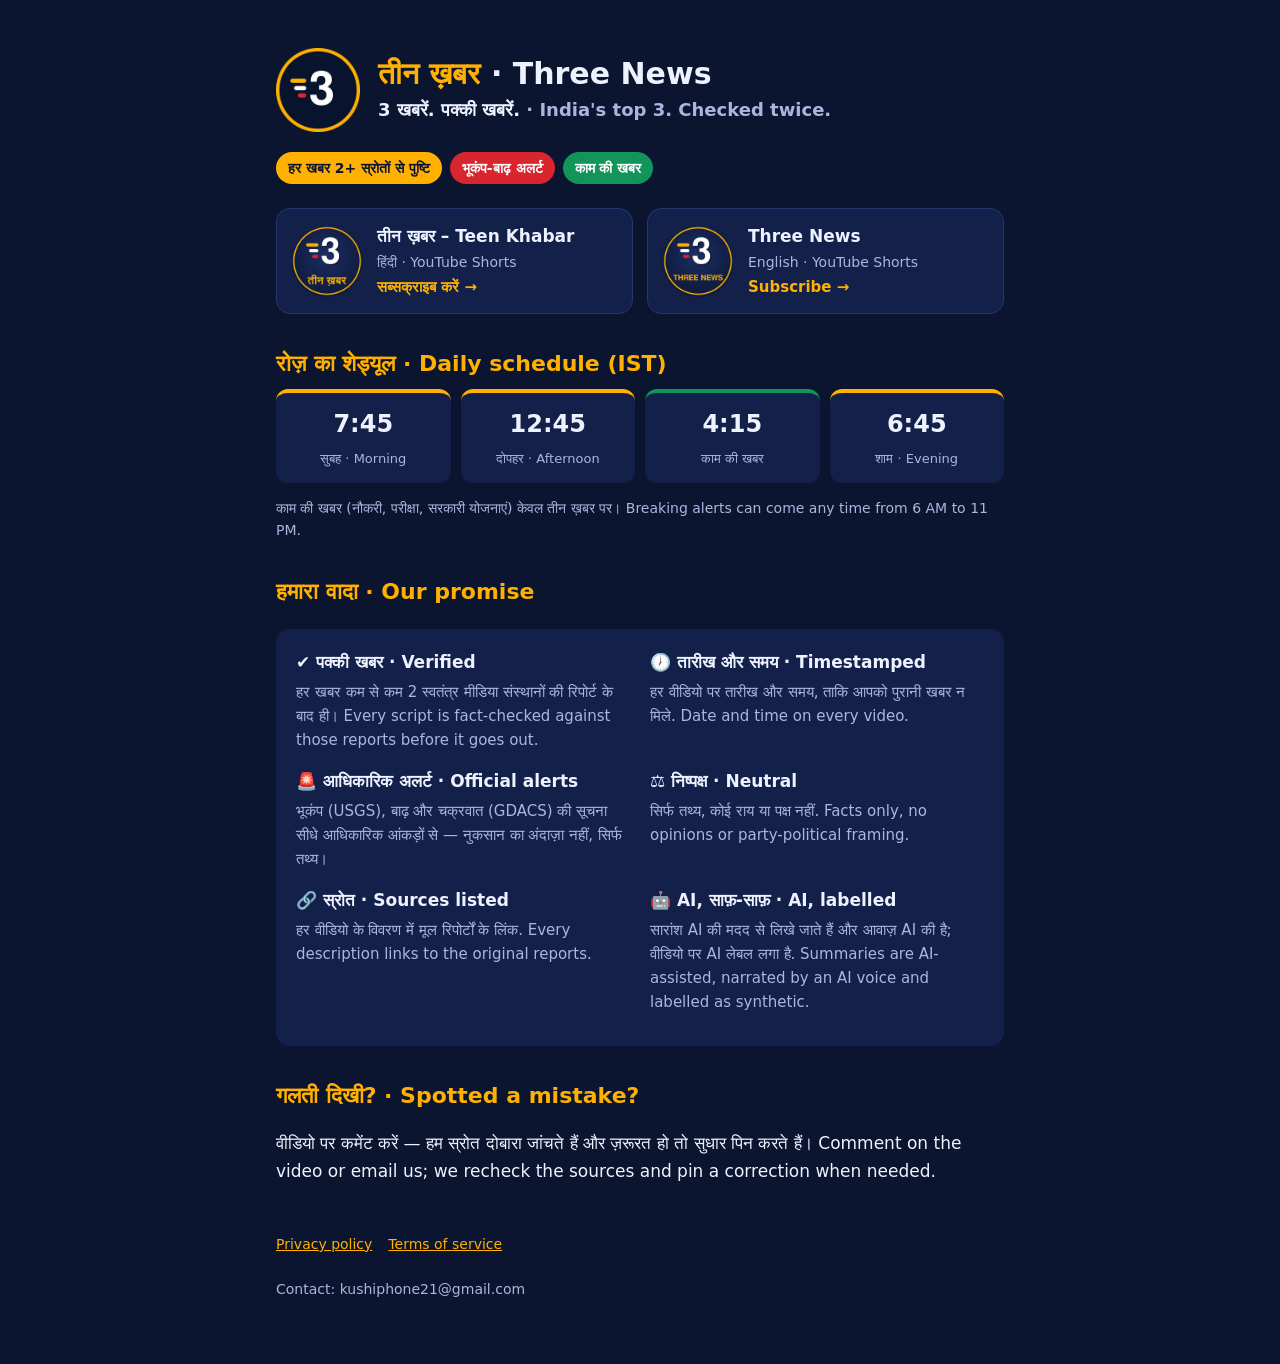
<file: index.html>
<!doctype html><html lang="hi"><head><meta charset="utf-8"><meta name="viewport" content="width=device-width,initial-scale=1">
<title>तीन ख़बर · Three News — India's top 3 news, verified</title>
<meta name="description" content="भारत की 3 सबसे बड़ी खबरें, एक मिनट से कम में — हर खबर 2+ स्रोतों से पुष्टि के बाद। India's top 3 stories in under a minute, in Hindi and English.">
<meta property="og:title" content="तीन ख़बर · Three News"><meta property="og:description" content="3 खबरें. पक्की खबरें. · India's top 3. Checked twice.">
<meta property="og:image" content="https://kushiphone21-stack.github.io/img/og.png"><meta name="theme-color" content="#0b1530">
<link rel="icon" href="favicon.png"><link rel="stylesheet" href="style.css"></head><body><main>

<header class="hero">
  <img class="mark" src="img/mark.png" alt="" width="96" height="96">
  <div>
    <h1><span class="amber">तीन ख़बर</span> · Three News</h1>
    <p class="tagline">3 खबरें. पक्की खबरें. <span class="muted">· India's top 3. Checked twice.</span></p>
  </div>
</header>

<div class="pills"><span class="pill amber-bg">हर खबर 2+ स्रोतों से पुष्टि</span><span class="pill red-bg">भूकंप-बाढ़ अलर्ट</span><span class="pill green-bg">काम की खबर</span></div>

<section class="channels">
  <a class="channel" href="https://www.youtube.com/channel/UCTXgDqoh0tWO9N14hvLjaSw?sub_confirmation=1">
    <img src="img/teen-khabar.png" alt="तीन ख़बर logo" width="96" height="96">
    <div><strong>तीन ख़बर – Teen Khabar</strong><span class="muted">हिंदी · YouTube Shorts</span><span class="cta">सब्सक्राइब करें →</span></div>
  </a>
  <a class="channel" href="https://www.youtube.com/channel/UCe7V9ngnP8prtD0ChxnkqfQ?sub_confirmation=1">
    <img src="img/three-news.png" alt="Three News logo" width="96" height="96">
    <div><strong>Three News</strong><span class="muted">English · YouTube Shorts</span><span class="cta">Subscribe →</span></div>
  </a>
</section>

<h2>रोज़ का शेड्यूल · Daily schedule (IST)</h2>
<div class="schedule">
  <div><b>7:45</b><span>सुबह · Morning</span></div>
  <div><b>12:45</b><span>दोपहर · Afternoon</span></div>
  <div class="green"><b>4:15</b><span>काम की खबर</span></div>
  <div><b>6:45</b><span>शाम · Evening</span></div>
</div>
<p class="muted small">काम की खबर (नौकरी, परीक्षा, सरकारी योजनाएं) केवल तीन ख़बर पर। Breaking alerts can come any time from 6 AM to 11 PM.</p>

<h2>हमारा वादा · Our promise</h2>
<div class="card promise">
  <div><b>✔ पक्की खबर · Verified</b><p>हर खबर कम से कम 2 स्वतंत्र मीडिया संस्थानों की रिपोर्ट के बाद ही। Every script is fact-checked against those reports before it goes out.</p></div>
  <div><b>🕖 तारीख और समय · Timestamped</b><p>हर वीडियो पर तारीख और समय, ताकि आपको पुरानी खबर न मिले. Date and time on every video.</p></div>
  <div><b>🚨 आधिकारिक अलर्ट · Official alerts</b><p>भूकंप (USGS), बाढ़ और चक्रवात (GDACS) की सूचना सीधे आधिकारिक आंकड़ों से — नुकसान का अंदाज़ा नहीं, सिर्फ तथ्य।</p></div>
  <div><b>⚖️ निष्पक्ष · Neutral</b><p>सिर्फ तथ्य, कोई राय या पक्ष नहीं. Facts only, no opinions or party-political framing.</p></div>
  <div><b>🔗 स्रोत · Sources listed</b><p>हर वीडियो के विवरण में मूल रिपोर्टों के लिंक. Every description links to the original reports.</p></div>
  <div><b>🤖 AI, साफ़-साफ़ · AI, labelled</b><p>सारांश AI की मदद से लिखे जाते हैं और आवाज़ AI की है; वीडियो पर AI लेबल लगा है. Summaries are AI-assisted, narrated by an AI voice and labelled as synthetic.</p></div>
</div>

<h2>गलती दिखी? · Spotted a mistake?</h2>
<p>वीडियो पर कमेंट करें — हम स्रोत दोबारा जांचते हैं और ज़रूरत हो तो सुधार पिन करते हैं। Comment on the video or email us; we recheck the sources and pin a correction when needed.</p>

<footer><a href="privacy.html">Privacy policy</a><a href="terms.html">Terms of service</a><br><br>Contact: kushiphone21@gmail.com</footer>
</main></body></html>
</file>
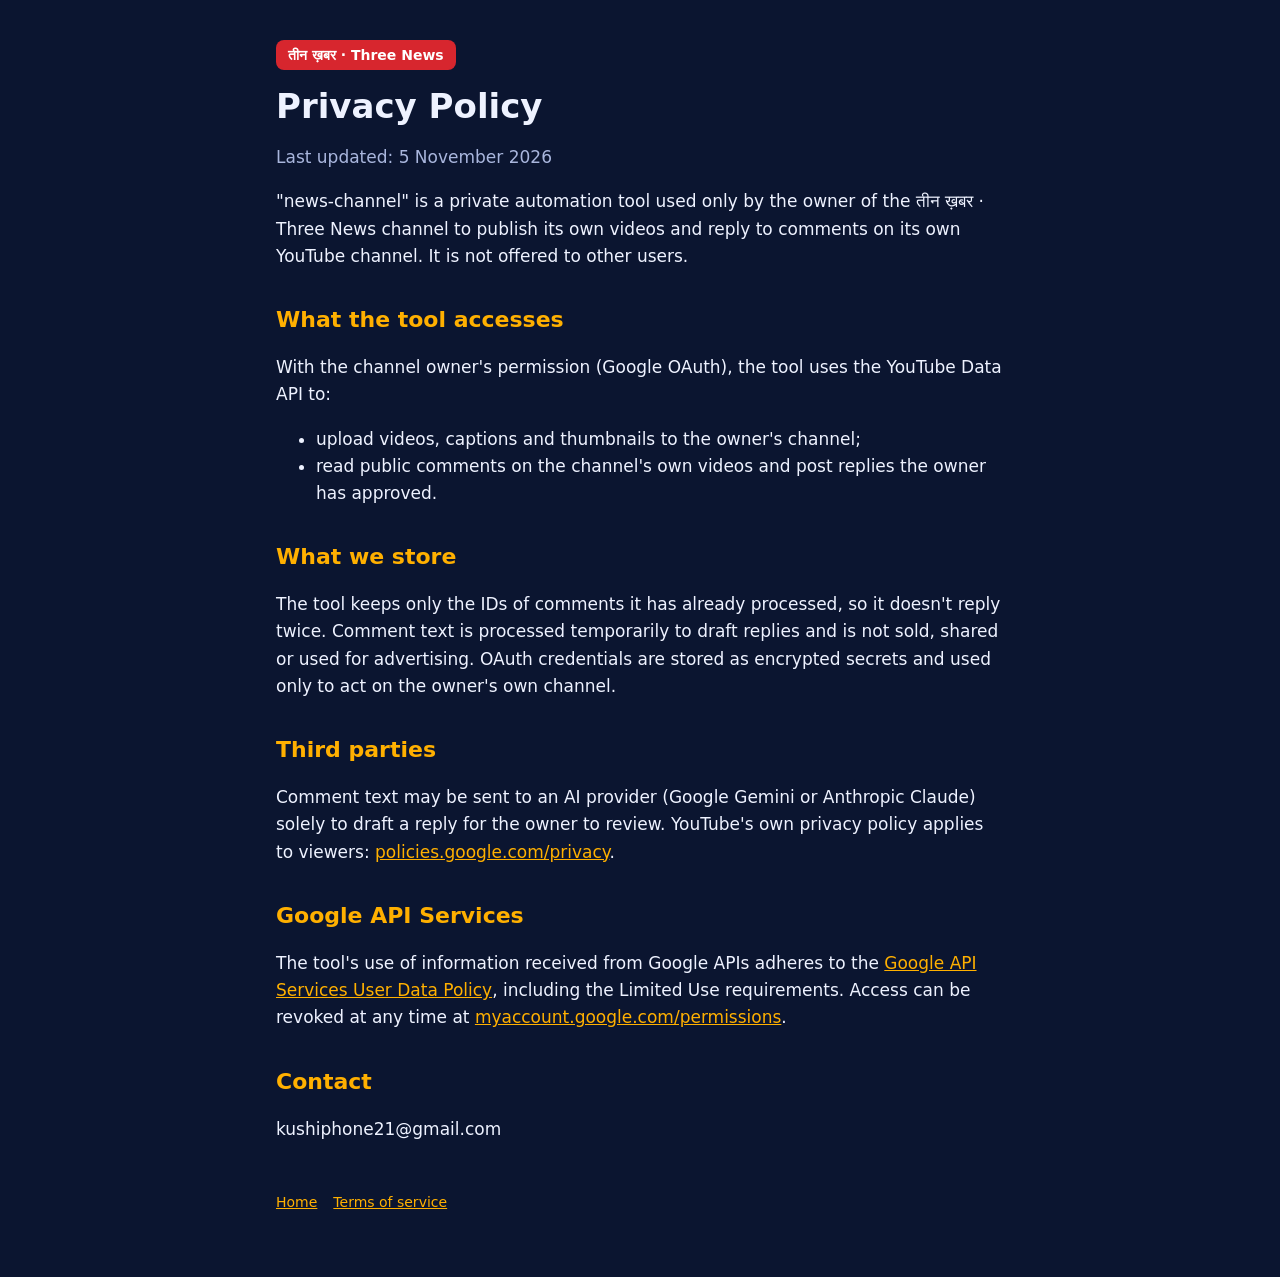
<file: privacy.html>
<!doctype html><html lang="en"><head><meta charset="utf-8"><meta name="viewport" content="width=device-width,initial-scale=1">
<title>Privacy Policy · तीन ख़बर · Three News</title><link rel="stylesheet" href="style.css"></head><body><main>
<span class="tag">तीन ख़बर · Three News</span>
<h1>Privacy Policy</h1><p class="muted">Last updated: 5 November 2026</p>
<p>"news-channel" is a private automation tool used only by the owner of the तीन ख़बर · Three News channel to publish its own videos and reply to comments on its own YouTube channel. It is not offered to other users.</p>
<h2>What the tool accesses</h2>
<p>With the channel owner's permission (Google OAuth), the tool uses the YouTube Data API to:</p>
<ul><li>upload videos, captions and thumbnails to the owner's channel;</li>
<li>read public comments on the channel's own videos and post replies the owner has approved.</li></ul>
<h2>What we store</h2>
<p>The tool keeps only the IDs of comments it has already processed, so it doesn't reply twice. Comment text is processed temporarily to draft replies and is not sold, shared or used for advertising. OAuth credentials are stored as encrypted secrets and used only to act on the owner's own channel.</p>
<h2>Third parties</h2>
<p>Comment text may be sent to an AI provider (Google Gemini or Anthropic Claude) solely to draft a reply for the owner to review. YouTube's own privacy policy applies to viewers: <a href="https://policies.google.com/privacy">policies.google.com/privacy</a>.</p>
<h2>Google API Services</h2>
<p>The tool's use of information received from Google APIs adheres to the <a href="https://developers.google.com/terms/api-services-user-data-policy">Google API Services User Data Policy</a>, including the Limited Use requirements. Access can be revoked at any time at <a href="https://myaccount.google.com/permissions">myaccount.google.com/permissions</a>.</p>
<h2>Contact</h2><p>kushiphone21@gmail.com</p>
<footer><a href="index.html">Home</a><a href="terms.html">Terms of service</a></footer>
</main></body></html>
</file>
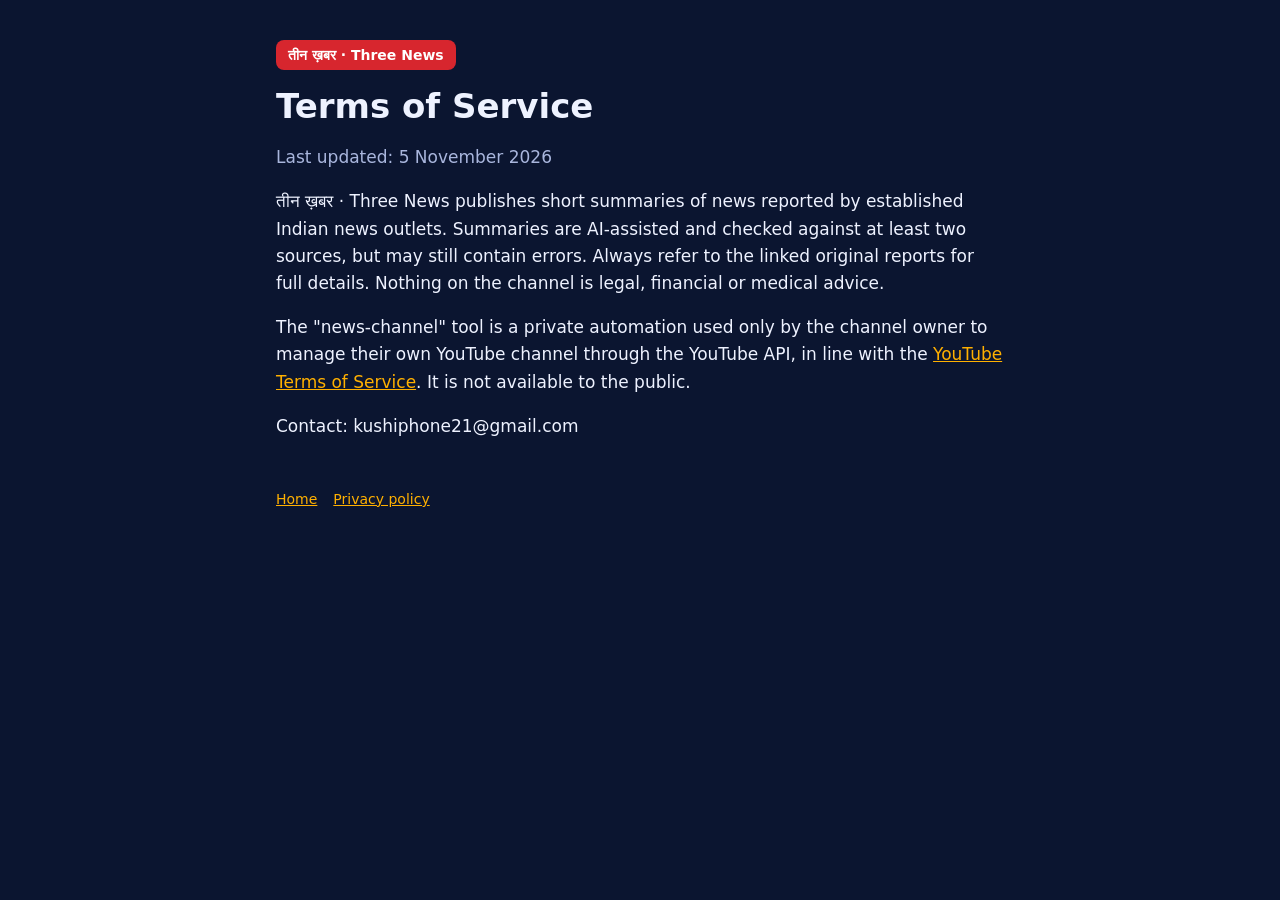
<file: terms.html>
<!doctype html><html lang="en"><head><meta charset="utf-8"><meta name="viewport" content="width=device-width,initial-scale=1">
<title>Terms of Service · तीन ख़बर · Three News</title><link rel="stylesheet" href="style.css"></head><body><main>
<span class="tag">तीन ख़बर · Three News</span>
<h1>Terms of Service</h1><p class="muted">Last updated: 5 November 2026</p>
<p>तीन ख़बर · Three News publishes short summaries of news reported by established Indian news outlets. Summaries are AI-assisted and checked against at least two sources, but may still contain errors. Always refer to the linked original reports for full details. Nothing on the channel is legal, financial or medical advice.</p>
<p>The "news-channel" tool is a private automation used only by the channel owner to manage their own YouTube channel through the YouTube API, in line with the <a href="https://www.youtube.com/t/terms">YouTube Terms of Service</a>. It is not available to the public.</p>
<p>Contact: kushiphone21@gmail.com</p>
<footer><a href="index.html">Home</a><a href="privacy.html">Privacy policy</a></footer>
</main></body></html>
</file>
<file: style.css>
:root{--bg:#0b1530;--card:#13214a;--text:#eef2ff;--muted:#a9b6dd;--accent:#ffb000;--red:#d7262e}
*{box-sizing:border-box}body{margin:0;background:var(--bg);color:var(--text);font:17px/1.6 system-ui,-apple-system,"Segoe UI",Roboto,"Noto Sans Devanagari",sans-serif}
main{max-width:760px;margin:0 auto;padding:40px 16px 64px}
.tag{display:inline-block;background:var(--red);color:#fff;font-weight:700;padding:4px 12px;border-radius:8px;font-size:14px}
h1{font-size:34px;line-height:1.2;margin:16px 0 8px}h2{font-size:22px;margin:32px 0 8px;color:var(--accent)}
p,li{color:var(--text)}.muted{color:var(--muted)}a{color:var(--accent)}
.card{background:var(--card);border-radius:14px;padding:20px;margin:20px 0}
footer{margin-top:48px;font-size:14px;color:var(--muted)}footer a{margin-right:16px}
/* brand v2 */
:root{--green:#12955a}
.amber{color:var(--accent)}.small{font-size:14px}
.hero{display:flex;gap:18px;align-items:center;margin-top:8px}.hero .mark{width:84px;height:84px;flex:none}
.hero h1{margin:0;font-size:30px}.tagline{margin:4px 0 0;font-weight:700;font-size:18px}
.pills{display:flex;flex-wrap:wrap;gap:8px;margin:20px 0 8px}
.pill{font-weight:700;font-size:14px;padding:5px 12px;border-radius:999px;color:#fff}
.amber-bg{background:var(--accent);color:var(--bg)}.red-bg{background:var(--red)}.green-bg{background:var(--green)}
.channels{display:grid;grid-template-columns:repeat(auto-fit,minmax(260px,1fr));gap:14px;margin:24px 0}
.channel{display:flex;gap:14px;align-items:center;background:var(--card);border-radius:14px;padding:14px;text-decoration:none;color:var(--text);border:1px solid #23376e}
.channel:hover{border-color:var(--accent)}.channel img{width:72px;height:72px;border-radius:50%;flex:none}
.channel div{display:flex;flex-direction:column}.channel .muted{font-size:14px}.cta{color:var(--accent);font-weight:700;font-size:15px;margin-top:2px}
.schedule{display:grid;grid-template-columns:repeat(4,1fr);gap:10px}
.schedule div{background:var(--card);border-radius:12px;padding:12px;text-align:center;border-top:4px solid var(--accent)}
.schedule div.green{border-top-color:var(--green)}.schedule b{display:block;font-size:24px}.schedule span{font-size:13px;color:var(--muted)}
.promise{display:grid;grid-template-columns:repeat(auto-fit,minmax(220px,1fr));gap:4px 20px}.promise p{margin:4px 0 12px;font-size:15px;color:var(--muted)}
@media (max-width:480px){.schedule{grid-template-columns:repeat(2,1fr)}.hero h1{font-size:24px}.hero .mark{width:64px;height:64px}}
</file>
